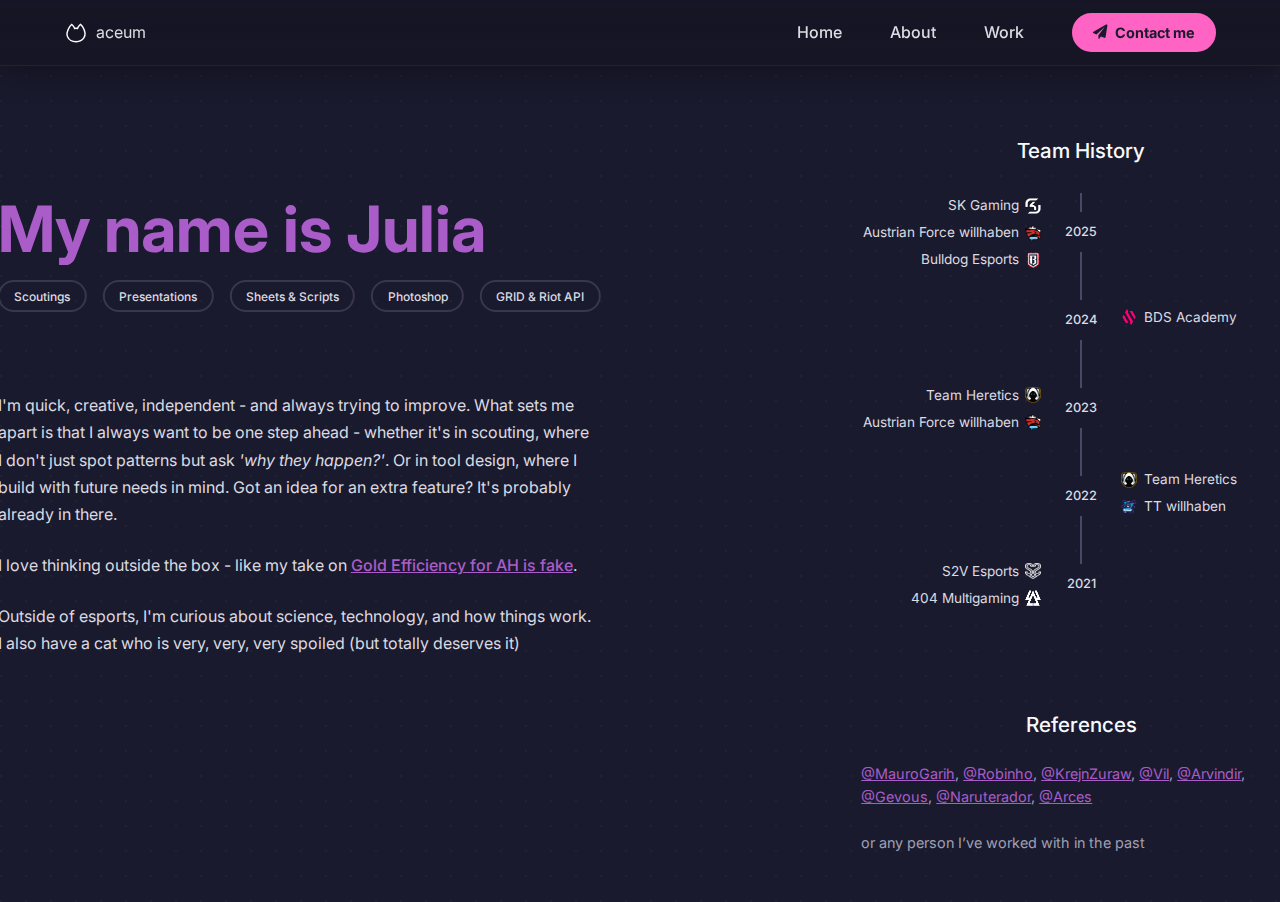
<file: about/index.html>
<!DOCTYPE html>
<html lang="en">
<head>
    <meta charset="UTF-8">
    <meta name="viewport" content="width=device-width, initial-scale=1.0">
    <title>aceum - About</title>
    <link rel="icon" type="image/png" href="/assets/images/julianooo.png">
    <link rel="stylesheet" href="/style.css">
    <link rel="stylesheet" href="https://cdnjs.cloudflare.com/ajax/libs/font-awesome/6.0.0-beta3/css/all.min.css">
</head>
<body>
    <header>
        <nav>
            <div class="logo">
                <img src="/assets/images/julianooo.svg" alt="Logo Juliano" width="24" height="24">
                <span>aceum</span>
            </div>

            <button class="mobile-nav-toggle" aria-controls="primary-navigation" aria-expanded="false">
                <span class="sr-only">Menu</span>
            </button>

            <ul id="primary-navigation" data-visible="false">
                <li><a href="/">Home</a></li>
                <li><a href="/about/">About</a></li>
                <li><a href="/work/">Work</a></li>
                <li>
                    <a href="/contact/" class="nav-contact-button">
                        <i class="fa-solid fa-paper-plane"></i><span>Contact me</span>
                    </a>
                </li>
            </ul>
        </nav>
    </header>

    <main class="about-main">
        <div class="about-container">
            <div class="about-left">
                <h1>My name is Julia </h1>
                <div class="tags">
                    <button>Scoutings</button>
                    <button>Presentations</button>
                    <button>Sheets & Scripts</button>
                    <button>Photoshop</button>
                    <button>GRID & Riot API</button>
                </div>
                <p>
                    I'm quick, creative, independent - and always trying to improve. What sets me apart is that I always want to be one step ahead - whether it's in scouting, where I don't just spot patterns but ask <i>'why they happen?'</i>. Or in tool design, where I build with future needs in mind. Got an idea for an extra feature? It's probably already in there.
                </p>
                <p>
                    I love thinking outside the box - like my take on <a href="https://docs.google.com/document/d/1VAVChw5J9Wz-kAhMqkENueAgN6PAV7G4vSHCsMUI8-k/edit?usp=sharing" title="link" target="_blank">Gold Efficiency for AH is fake</a>.
                </p>
                <p>
                    Outside of esports, I'm curious about science, technology, and how things work. I also have a cat who is very, very, very spoiled (but totally deserves it)
                </p>
            </div>

            <div class="about-right">
                <div class="team-history">
                    <h2>Team History</h2>
                    <ul>
                        <li data-year="2025" data-tooltip="My first year in the LEC - a bit of a reality check for me, but also a huge learning experience">
                           <div class="timeline-content">
                                <div class="team-block">
                                    <span class="team-name">SK Gaming<img src="/assets/images/logos/sk-gaming.png" alt="SK Gaming Logo" class="team-logo"></span>
                                </div>
                                <div class="team-block">
                                    <span class="team-name">Austrian Force willhaben<img src="/assets/images/logos/austrian-force-willhaben.png" alt="Austrian Force willhaben Logo" class="team-logo"></span>
                                </div>
                                <div class="team-block">
                                    <span class="team-name">Bulldog Esports<img src="/assets/images/logos/bulldog-esports.png" alt="Bulldog Esports Logo" class="team-logo"></span>
                                </div>
                           </div>
                        </li>
                         <li data-year="2024" data-tooltip="It was a bit scary to work with a new staff, but I loved it! Also, we completely stomped LFL & EUM">
                           <div class="timeline-content">
                                <div class="team-block">
                                    <span class="team-name">BDS Academy<img src="/assets/images/logos/team-bds.png" alt="BDS Academy Logo" class="team-logo"></span>
                                </div>
                           </div>
                        </li>
                        <li data-year="2023" data-tooltip="Another year with Gym Bros. Started my first experiments with data and really big spreadsheets">
                           <div class="timeline-content">
                                <div class="team-block">
                                    <span class="team-name">Team Heretics<img src="/assets/images/logos/team-heretics.png" alt="Team Heretics Logo" class="team-logo"></span>
                                </div>
                                <div class="team-block">
                                     <span class="team-name">Austrian Force willhaben<img src="/assets/images/logos/austrian-force-willhaben.png" alt="Austrian Force willhaben Logo" class="team-logo"></span>
                                </div>
                           </div>
                        </li>
                         <li data-year="2022" data-tooltip="Continued to work with Naru. Gym Bros arc began and we won my very first EU Masters">
                           <div class="timeline-content">
                                <div class="team-block">
                                    <span class="team-name">Team Heretics<img src="/assets/images/logos/team-heretics.png" alt="Team Heretics Logo" class="team-logo"></span>
                                </div>
                                <div class="team-block">
                                    <span class="team-name">TT willhaben<img src="/assets/images/logos/tt-willhaben.png" alt="TT willhaben Logo" class="team-logo"></span>
                                </div>
                           </div>
                        </li>
                        <li data-year="2021" data-tooltip="My journey began! Lots of ideas, but little of skills. Thankfully, Naru was really patient with me">
                           <div class="timeline-content">
                                <div class="team-block">
                                    <span class="team-name">S2V Esports<img src="/assets/images/logos/s2v-esports.png" alt="S2V Esports Logo" class="team-logo"></span>
                                </div>
                                <div class="team-block">
                                     <span class="team-name">404 Multigaming<img src="/assets/images/logos/404-multigaming.png" alt="404 Multigaming Logo" class="team-logo"></span>
                                </div>
                           </div>
                        </li>
                    </ul>
                </div>
                <div class="references">
                    <h2>References</h2>
                    <p>
                        <a href="https://x.com/maurogarih" target="_blank" rel="noopener noreferrer">@MauroGarih</a>,
                        <a href="https://x.com/_Robinho_LoL" target="_blank" rel="noopener noreferrer">@Robinho</a>,
                        <a href="https://x.com/KrejnZuraw" target="_blank" rel="noopener noreferrer">@KrejnZuraw</a>,
                        <a href="https://x.com/Vil_euw" target="_blank" rel="noopener noreferrer">@Vil</a>,
                        <a href="https://x.com/Arvindir_lol" target="_blank" rel="noopener noreferrer">@Arvindir</a>,
                        <a href="https://x.com/GevousLoL" target="_blank" rel="noopener noreferrer">@Gevous</a>,
                        <a href="https://x.com/Naruterador" target="_blank" rel="noopener noreferrer">@Naruterador</a>,
                        <a href="https://x.com/arceslol" target="_blank" rel="noopener noreferrer">@Arces</a>
                        <br><br>or any person I’ve worked with in the past
                    </p>
                </div>
            </div>
        </div>
    </main>
    <script src="/script.js"></script>
</body>
</html>
</file>
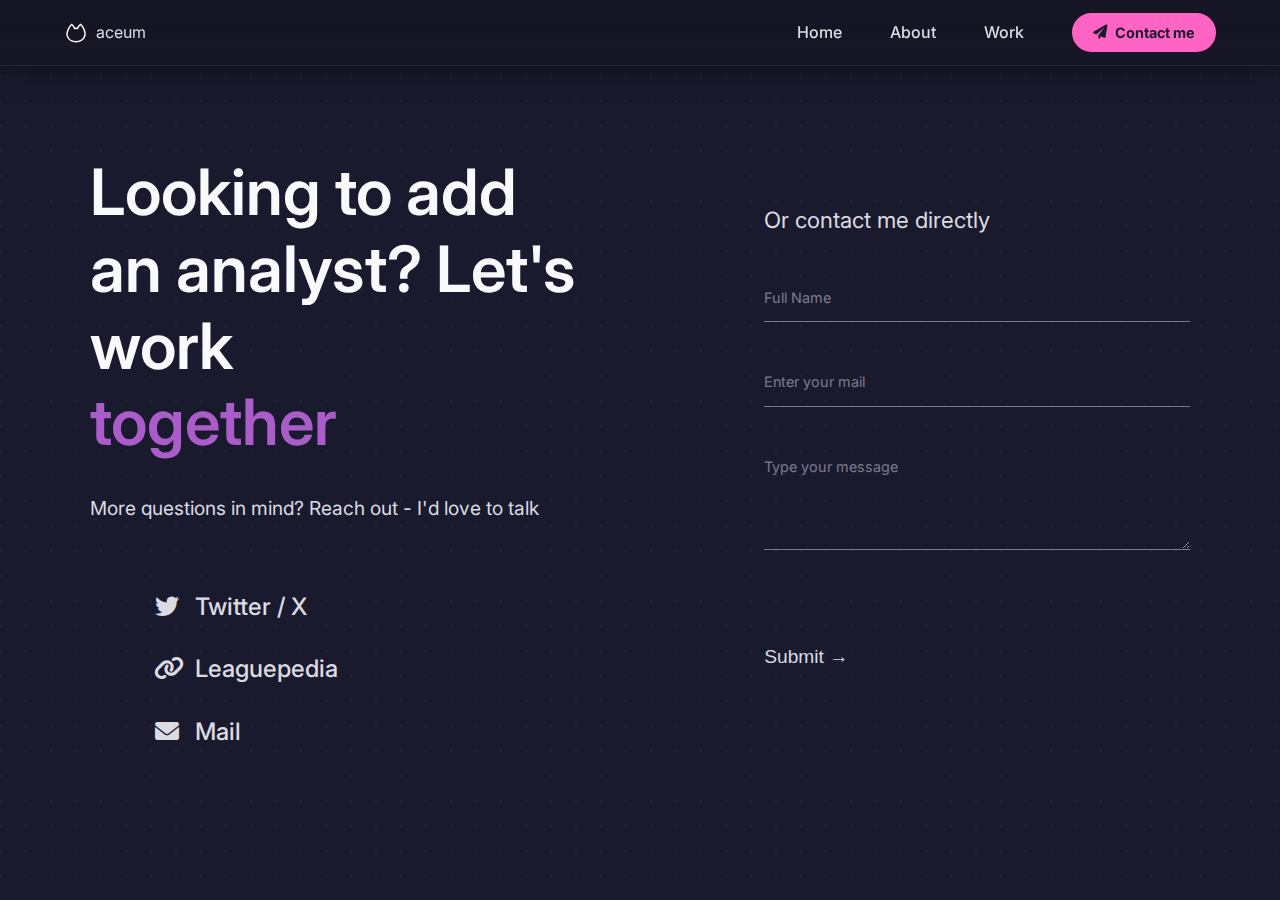
<file: contact/index.html>
<!DOCTYPE html>
<html lang="en">
<head>
    <meta charset="UTF-8">
    <meta name="viewport" content="width=device-width, initial-scale=1.0">
    <title>Contact Julia</title>
    <link rel="stylesheet" href="/style.css">
    <link rel="stylesheet" href="https://cdnjs.cloudflare.com/ajax/libs/font-awesome/6.0.0-beta3/css/all.min.css">
    <script src="https://www.google.com/recaptcha/api.js" async defer></script>
</head>
<body>
    <header>
        <nav>
            <div class="logo">
                <img src="/assets/images/julianooo.svg" alt="Logo Juliano" width="24" height="24">
                <a href="https://github.com/aceumlol" target="_blank">aceum</a>
            </div>

            <button class="mobile-nav-toggle" aria-controls="primary-navigation" aria-expanded="false">
                <span class="sr-only">Menu</span>
            </button>

            <ul id="primary-navigation" data-visible="false">
                <li><a href="/">Home</a></li>
                <li><a href="/about/">About</a></li>
                <li><a href="/work/">Work</a></li>
                <li>
                    <a href="/contact/" class="nav-contact-button">
                        <i class="fa-solid fa-paper-plane"></i><span>Contact me</span>
                    </a>
                </li>
            </ul>
        </nav>
    </header>

    <main class="contact-main">
        <div class="contact-container">
            <div class="contact-left">
                <h1>Looking to add an analyst? Let's work <br><span class="highlight">together</span></h1>
                <p>More questions in mind? Reach out - I'd love to talk</p>
                <div class="social-links">
                    <a href="https://x.com/aceum_" target="_blank">
                        <i class="fab fa-twitter"></i> Twitter / X
                    </a>
                    <a href="https://lol.fandom.com/wiki/Self:Aceum" target="_blank">
                        <i class="fas fa-link"></i> Leaguepedia
                    </a>
                    <a href="mailto:julia.aceum@gmail.com">
                        <i class="fas fa-envelope"></i> Mail
                    </a>
                </div>
            </div>
            <div class="contact-right">
                <p class="direct-contact-text">Or contact me directly</p>
                <form action="https://formspree.io/f/mrbkqygd" method="POST">
                    <div class="form-group">
                        <input type="text" id="full-name" name="name" required placeholder=" ">
                        <label for="full-name">Full Name</label>
                    </div>
                    <div class="form-group">
                        <input type="email" id="email" name="email" required placeholder=" ">
                        <label for="email">Enter your mail</label>
                    </div>
                    <div class="form-group">
                        <textarea id="message" name="message" rows="4" required placeholder=" "></textarea>
                        <label for="message">Type your message</label>
                    </div>
                    <div class="form-group">
                        <div class="g-recaptcha" data-sitekey="6LfiwrsrAAAAAL-avrHYSc5EOhrLrG9Tr27W3UIa"></div>
                    </div>
                    <button type="submit" class="submit-btn">Submit &rarr;</button>
                </form>
            </div>
        </div>
    </main> 
    <script src="/script.js"></script>
</body>
</html>
</file>
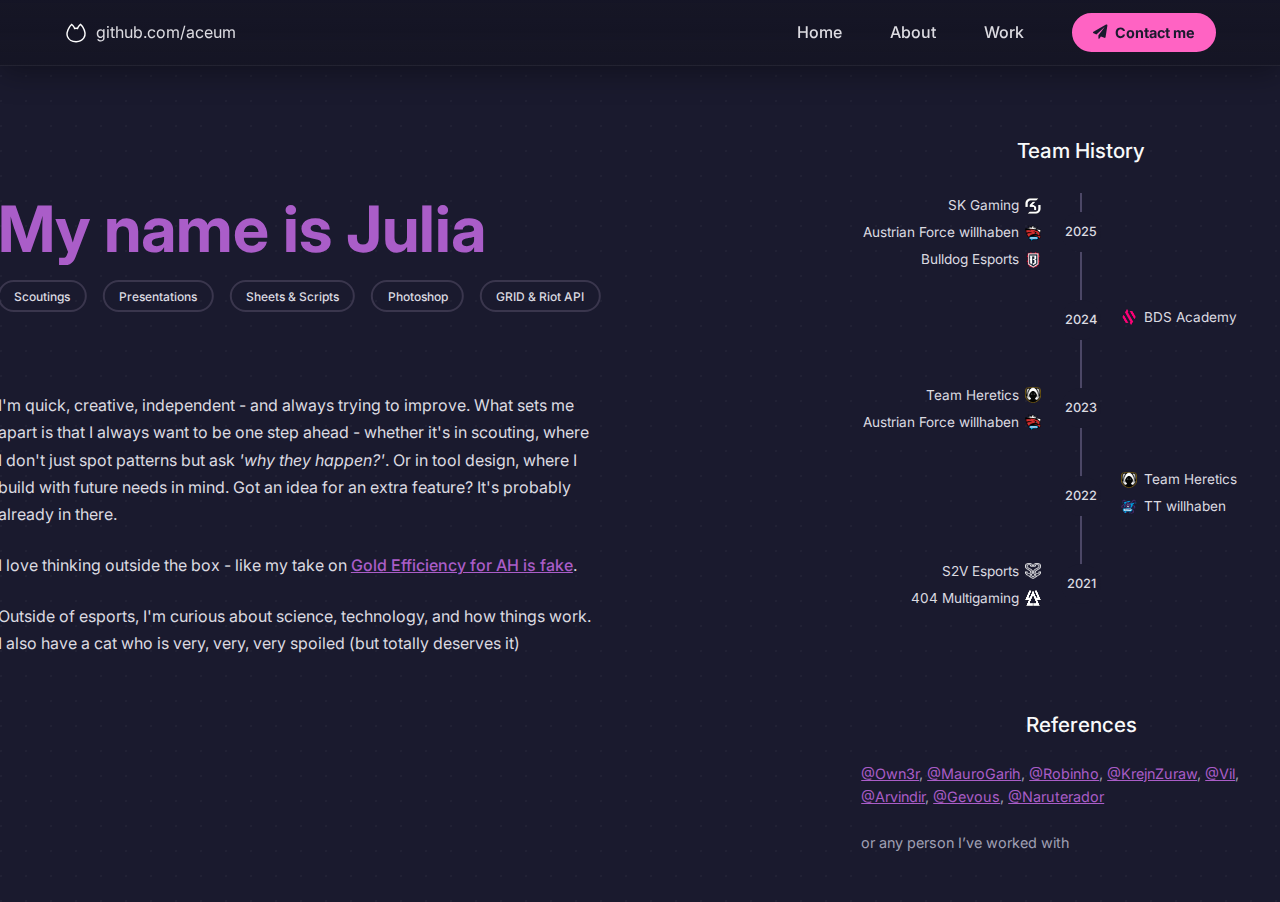
<file: about.html>
<!DOCTYPE html>
<html lang="en">
<head>
    <meta charset="UTF-8">
    <meta name="viewport" content="width=device-width, initial-scale=1.0">
    <title>About Julia</title>
    <link rel="stylesheet" href="style.css">
    <link rel="stylesheet" href="https://cdnjs.cloudflare.com/ajax/libs/font-awesome/6.0.0-beta3/css/all.min.css">
</head>
<body>
    <header>
        <nav>
            <div class="logo">
                <img src="assets/images/julianooo.svg" alt="Logo Juliano" width="24" height="24">
                <a href="https://github.com/aceum" target="_blank">github.com/aceum</a>
            </div>

            <button class="mobile-nav-toggle" aria-controls="primary-navigation" aria-expanded="false">
                <span class="sr-only">Menu</span>
            </button>

            <ul id="primary-navigation" data-visible="false">
                <li><a href="index.html">Home</a></li>
                <li><a href="about.html">About</a></li>
                <li><a href="work.html">Work</a></li>
                <li>
                    <a href="contact.html" class="nav-contact-button">
                        <i class="fa-solid fa-paper-plane"></i><span>Contact me</span>
                    </a>
                </li>
            </ul>
        </nav>
    </header>

    <main class="about-main">
        <div class="about-container">
            <div class="about-left">
                <h1>My name is Julia </h1>
                <div class="tags">
                    <button>Scoutings</button>
                    <button>Presentations</button>
                    <button>Sheets & Scripts</button>
                    <button>Photoshop</button>
                    <button>GRID & Riot API</button>
                </div>
                <p>
                    I'm quick, creative, independent - and always trying to improve. What sets me apart is that I always want to be one step ahead - whether it's in scouting, where I don't just spot patterns but ask <i>'why they happen?'</i>. Or in tool design, where I build with future needs in mind. Got an idea for an extra feature? It's probably already in there.
                </p>
                <p>
                    I love thinking outside the box - like my take on <a href="#" title="This link is for demonstration">Gold Efficiency for AH is fake</a>.
                </p>
                <p>
                    Outside of esports, I'm curious about science, technology, and how things work. I also have a cat who is very, very, very spoiled (but totally deserves it)
                </p>
            </div>

            <div class="about-right">
                <div class="team-history">
                    <h2>Team History</h2>
                    <ul>
                        <li data-year="2025" data-tooltip="My first year in the LEC - a bit of a reality check for me, but also a huge learning experience">
                           <div class="timeline-content">
                                <div class="team-block">
                                    <span class="team-name">SK Gaming<img src="assets/images/logos/sk-gaming.png" alt="SK Gaming Logo" class="team-logo"></span>
                                </div>
                                <div class="team-block">
                                    <span class="team-name">Austrian Force willhaben<img src="assets/images/logos/austrian-force-willhaben.png" alt="Austrian Force willhaben Logo" class="team-logo"></span>
                                </div>
                                <div class="team-block">
                                    <span class="team-name">Bulldog Esports<img src="assets/images/logos/bulldog-esports.png" alt="Bulldog Esports Logo" class="team-logo"></span>
                                </div>
                           </div>
                        </li>
                         <li data-year="2024" data-tooltip="It was a bit scary to work with a new staff, but I loved it! Also, we completely stomped LFL & EUM">
                           <div class="timeline-content">
                                <div class="team-block">
                                    <span class="team-name">BDS Academy<img src="assets/images/logos/team-bds.png" alt="BDS Academy Logo" class="team-logo"></span>
                                </div>
                           </div>
                        </li>
                        <li data-year="2023" data-tooltip="Another year with Gym Bros. Started my first experiments with data and really big spreadsheets">
                           <div class="timeline-content">
                                <div class="team-block">
                                    <span class="team-name">Team Heretics<img src="assets/images/logos/team-heretics.png" alt="Team Heretics Logo" class="team-logo"></span>
                                </div>
                                <div class="team-block">
                                     <span class="team-name">Austrian Force willhaben<img src="assets/images/logos/austrian-force-willhaben.png" alt="Austrian Force willhaben Logo" class="team-logo"></span>
                                </div>
                           </div>
                        </li>
                         <li data-year="2022" data-tooltip="Continued to work with Naru. Gym Bros arc began and we won my very first EU Masters">
                           <div class="timeline-content">
                                <div class="team-block">
                                    <span class="team-name">Team Heretics<img src="assets/images/logos/team-heretics.png" alt="Team Heretics Logo" class="team-logo"></span>
                                </div>
                                <div class="team-block">
                                    <span class="team-name">TT willhaben<img src="assets/images/logos/tt-willhaben.png" alt="TT willhaben Logo" class="team-logo"></span>
                                </div>
                           </div>
                        </li>
                        <li data-year="2021" data-tooltip="My journey began! Lots of ideas, but little of skills. Thankfully, Naru was really patient with me">
                           <div class="timeline-content">
                                <div class="team-block">
                                    <span class="team-name">S2V Esports<img src="assets/images/logos/s2v-esports.png" alt="S2V Esports Logo" class="team-logo"></span>
                                </div>
                                <div class="team-block">
                                     <span class="team-name">404 Multigaming<img src="assets/images/logos/404-multigaming.png" alt="404 Multigaming Logo" class="team-logo"></span>
                                </div>
                           </div>
                        </li>
                    </ul>
                </div>
                <div class="references">
                    <h2>References</h2>
                    <p>
                        <a href="https://x.com/OwN3RLoL" target="_blank" rel="noopener noreferrer">@Own3r</a>,
                        <a href="https://x.com/maurogarih" target="_blank" rel="noopener noreferrer">@MauroGarih</a>,
                        <a href="https://x.com/_Robinho_LoL" target="_blank" rel="noopener noreferrer">@Robinho</a>,
                        <a href="https://x.com/KrejnZuraw" target="_blank" rel="noopener noreferrer">@KrejnZuraw</a>,
                        <a href="https://x.com/Vil_euw" target="_blank" rel="noopener noreferrer">@Vil</a>,
                        <a href="https://x.com/Arvindir_lol" target="_blank" rel="noopener noreferrer">@Arvindir</a>,
                        <a href="https://x.com/GevousLoL" target="_blank" rel="noopener noreferrer">@Gevous</a>,
                        <a href="https://x.com/Naruterador" target="_blank" rel="noopener noreferrer">@Naruterador</a><br><br>or any person I’ve worked with
                    </p>
                </div>
            </div>
        </div>
    </main>
    <script src="script.js"></script>
</body>
</html>
</file>
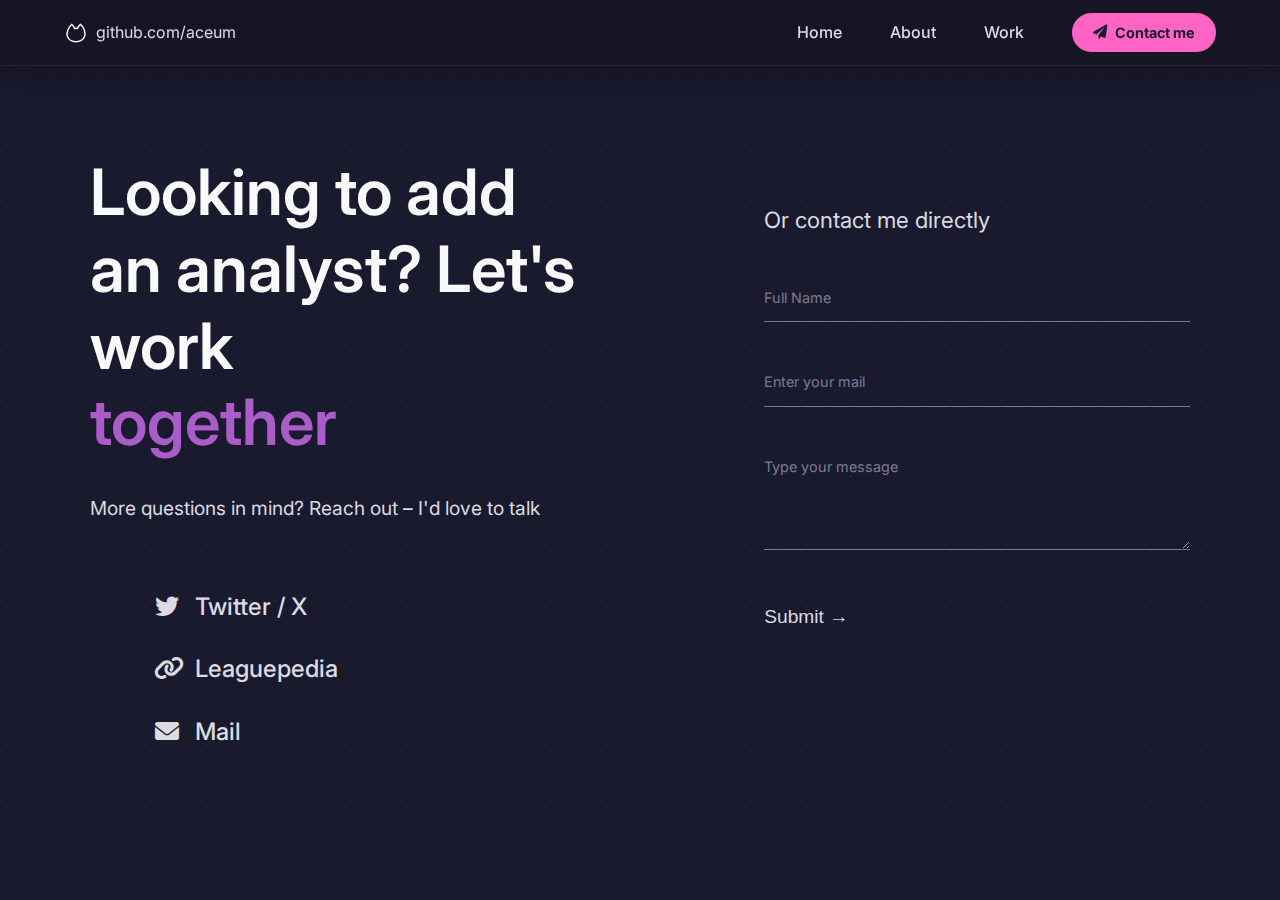
<file: contact.html>
<!DOCTYPE html>
<html lang="en">
<head>
    <meta charset="UTF-8">
    <meta name="viewport" content="width=device-width, initial-scale=1.0">
    <title>Contact Julia</title>
    <link rel="stylesheet" href="style.css">
    <link rel="stylesheet" href="https://cdnjs.cloudflare.com/ajax/libs/font-awesome/6.0.0-beta3/css/all.min.css">
</head>
<body>
    <header>
        <nav>
            <div class="logo">
                <img src="assets/images/julianooo.svg" alt="Logo Juliano" width="24" height="24">
                <a href="https://github.com/aceum" target="_blank">github.com/aceum</a>
            </div>

            <button class="mobile-nav-toggle" aria-controls="primary-navigation" aria-expanded="false">
                <span class="sr-only">Menu</span>
            </button>

            <ul id="primary-navigation" data-visible="false">
                <li><a href="index.html">Home</a></li>
                <li><a href="about.html">About</a></li>
                <li><a href="work.html">Work</a></li>
                <li>
                    <a href="contact.html" class="nav-contact-button">
                        <i class="fa-solid fa-paper-plane"></i><span>Contact me</span>
                    </a>
                </li>
            </ul>
        </nav>
    </header>

    <main class="contact-main">
        <div class="contact-container">
            <div class="contact-left">
                <h1>Looking to add an analyst? Let's work <br><span class="highlight">together</span></h1>
                <p>More questions in mind? Reach out – I'd love to talk</p>
                <div class="social-links">
                    <a href="https://x.com/aceum_" target="_blank">
                        <i class="fab fa-twitter"></i> Twitter / X
                    </a>
                    <a href="https://lol.fandom.com/wiki/Self:Aceum" target="_blank">
                        <i class="fas fa-link"></i> Leaguepedia
                    </a>
                    <a href="mailto:julia.aceum@gmail.com">
                        <i class="fas fa-envelope"></i> Mail
                    </a>
                </div>
            </div>
            <div class="contact-right">
                <p class="direct-contact-text">Or contact me directly</p>
                <form action="https://formspree.io/f/mrbkqygd" method="POST">
                    <div class="form-group">
                        <input type="text" id="full-name" name="name" required placeholder=" ">
                        <label for="full-name">Full Name</label>
                    </div>
                    <div class="form-group">
                        <input type="email" id="email" name="email" required placeholder=" ">
                        <label for="email">Enter your mail</label>
                    </div>
                    <div class="form-group">
                        <textarea id="message" name="message" rows="4" required placeholder=" "></textarea>
                        <label for="message">Type your message</label>
                    </div>
                    <button type="submit" class="submit-btn">Submit &rarr;</button>
                </form>
            </div>
        </div>
    </main>
    <script src="script.js"></script>
</body>
</html>
</file>
<file: style.css>
@import url('https://fonts.googleapis.com/css2?family=Inter:wght@400;500;700;900&display=swap');


@keyframes drift-animation {
    0% {
        transform: translate(-50%, -50%) rotate(35deg);
    }
    50% {
        transform: translate(-50%, -65%) rotate(35deg);
    }
    100% {
        transform: translate(-50%, -50%) rotate(35deg);
    }
}


.logo {
    display: flex;
    align-items: center;
    gap: 8px;
}

.logo img {
    width: 24px;
    height: 24px;
     margin-top: 2px
}



:root {
    --background-color: #1a1a2e;
    --header-bg-color: rgba(16, 16, 27, 0.45);
    --header-height: 66px;
    --text-color: #dcdbe1;
    --highlight-color: #aa5dc8;
    --button-bg: #3a364d;
    --button-hover-bg: #4c4766;
    --main-heading-color: #f8f9fa;
    --slidein-purple: #aa5dc8;
    --contact-grey: #7d7a8e;
    --accent-color-pop: #ff63c3;
}

* {
    margin: 0;
    padding: 0;
    box-sizing: border-box;
}

body {
    background-color: var(--background-color);
    color: var(--text-color);
    font-family: 'Inter', sans-serif;
    line-height: 1.6;
    overflow-y: scroll;
    background-image: radial-gradient(circle at 1px 1px, rgba(220, 219, 225, 0.04) 1px, transparent 0);
    background-size: 25px 25px;
}

header {
    height: var(--header-height);
    background: linear-gradient(180deg, rgba(22,22,37,0.45), rgba(22,22,37,0.30));
    background-color: var(--header-bg-color);
    backdrop-filter: blur(10px);
    -webkit-backdrop-filter: blur(10px);
    border-bottom: 1px solid rgba(255, 255, 255, 0.06);
    position: fixed;
    top: 0;
    left: 0;
    right: 0;
    z-index: 9999;
    display: flex;
    align-items: center;
    padding: 0 5%;
    box-shadow: 0 6px 30px rgba(0,0,0,0.35);
}

main {
    display: flex;
    justify-content: center;
    align-items: center;
    min-height: 75vh;
    padding: calc(var(--header-height) + 6rem) 5% 2rem;
}


nav {
    display: flex;
    justify-content: space-between;
    align-items: center;
    width: 100%;
    max-width: 1900px;
    margin: 0 auto;
    margin-top: 0;
}

nav .logo a {
    color: var(--heading-color);
    text-decoration: none;
    transition: color 0.3s;
    font-size: 1rem;
}

nav .logo a:hover {
    color: var(--highlight-color);
}

nav ul {
    list-style: none;
    display: flex;
    align-items: center;
    gap: 3rem; 
}


nav ul li a:not(.nav-contact-button) {
    color: var(--text-color);
    text-decoration: none;
    font-weight: 500;
    transition: color 0.3s;
    font-size: 1rem;
    position: relative;
    padding-bottom: 8px;
}

nav ul li a:not(.nav-contact-button)::after {
    content: '';
    position: absolute;
    bottom: 0;
    left: 0;
    width: 100%;
    height: 2px;
    background-color: var(--highlight-color);
    transform: scaleX(0);
    transform-origin: bottom right;
    transition: transform 0.3s ease-out;
}

nav ul li a:not(.nav-contact-button):hover {
    color: var(--highlight-color);
}

nav ul li a:not(.nav-contact-button):hover::after {
    transform: scaleX(1);
    transform-origin: bottom left;
}

.nav-contact-button {
    padding: 0.4rem 1.2rem;
    border-radius: 30px;
    text-decoration: none;
    display: inline-flex;
    align-items: center;
    gap: 8px;
    cursor: pointer;
    font-size: 0.9rem;
    transition: all 0.3s ease;
    background-color: var(--accent-color-pop);
    color: var(--background-color) !important;
    border: 2px solid var(--accent-color-pop);
    font-weight: 700;
    white-space: nowrap;
}

.nav-contact-button:hover {
    background-color: #ff85d1;
    border-color: #ff85d1;
    color: var(--background-color) !important;
}

.nav-contact-button i {
    font-size: 0.9rem;
}

.hello-container {
    display: flex;
    justify-content: space-between;
    align-items: center;
    width: 100%;
    max-width: 1100px;
    gap: 4rem;
    margin-left: -30px
}

.hello-text {
    max-width: 720px;
    margin-left: 10px; 
}

.hello-text h1 {
    font-size: 4.5rem;
    font-weight: 700;
    color: var(--main-heading-color);
    margin-bottom: -1.5rem;
}

.hello-text h1 span {
    font-weight: 400;
}

.animation-container {
    font-size: 4.5rem;
    font-weight: 400;
    color: #aa5dc8;
    height: 7rem;
    position: relative;
    margin: -0.5rem 0 2.5rem 0;
    padding-left: 2.5rem;
    text-indent: 0;
    display: flex;
    align-items: center;
    white-space: nowrap;
}

.hello-text p {
    font-size: 1.2rem;
    margin-bottom: 1.2rem;
    color: var(--text-color);
    line-height: 1.4;
}

.hello-text p.multiline {
    margin-bottom: 0.5rem;
    line-height: 1.5;
}

.no-bottom-margin {
    margin-bottom: 0 !important;
}

.rainbow-text {
    font-weight: 500;
    background: linear-gradient(90deg, 
        #9e84d0, #f296b8, #a0cdf4, #759ddf, #7c6eca);
    -webkit-background-clip: text;
    background-clip: text;
    color: transparent;
    background-size: 300% 100%;
    animation: rainbow-scroll 7s linear infinite;
}

@keyframes rainbow-scroll {
    to {
        background-position: -300% 0;
    }
}

.quote-text {
    font-style: italic;
}

.hello-buttons {
    margin-top: 3.5rem;
    display: flex;
    gap: 1rem;
    padding-left: 2.5rem;
}

.hello-buttons .contact-button, .hello-buttons .work-button {
    padding: 0.7rem 1.5rem;
    border-radius: 30px;
    text-decoration: none;
    display: inline-block;
    cursor: pointer;
    font-size: 0.95rem;
    font-weight: 500;
    transition: all 0.3s ease;
}

.hello-buttons .contact-button {
    background-color: var(--accent-color-pop);
    color: var(--background-color);
    border: 2px solid var(--accent-color-pop);
    font-weight: 700;
    position: relative;
    overflow: hidden;
    width: 175px;
    height: 48px;
    padding: 0;
}

.hello-buttons .contact-button:hover {
    background-color: #ff85d1;
    border-color: #ff85d1;
}

.hello-buttons .contact-button i,
.hello-buttons .contact-button span {
    position: absolute;
    top: 50%;
    transform: translateY(-50%);
    transition: all 0.5s ease-in-out; 
}

.hello-buttons .contact-button i {
    left: 28px; 
}

.hello-buttons .contact-button span {
    left: 54px;
    white-space: nowrap;
}

.hello-buttons .contact-button:hover i {
    left: 50%;
    animation: drift-animation 1.1s infinite ease-in-out;
}

.hello-buttons .contact-button:hover span {
    left: 150%;
    opacity: 0;
}

.hello-buttons .work-button {
    background-color: transparent;
    color: var(--text-color);
    border: 2px solid var(--button-bg);
    width: 175px;
    height: 48px;
    display: inline-flex;
    justify-content: center;
    align-items: center;
    padding: 0;
    position: relative; 
}

.hello-buttons .work-button:hover {
    background-color: var(--button-bg);
}

.hello-buttons .work-button i,
.hello-buttons .work-button span {
    position: relative;
    top: auto;
    transform: none;
    transition: none; 
    white-space: nowrap;
}

.hello-buttons .work-button i {
    margin-right: 8px;
}

.hello-image {
    width: 280px;
    height: 370px;
    transform: translateX(30px);
}

.picture-placeholder {
    width: 100%;
    height: 100%;
    background-color: #b8b7bf;
    display: flex;
    justify-content: center;
    align-items: center;
    text-align: center;
    color: #6a667d;
    font-weight: 500;
    border-radius: 8px;
}


/*
========================================
About Page Styles
========================================
*/

.about-main {
    display: flex;
    justify-content: center;
    align-items: flex-start;
    min-height: 80vh;
    padding: 3rem 5%;
    padding-top: calc(var(--header-height) + 3rem);
}

.about-container {
    display: flex;
    justify-content: space-between;
    width: 100%;
    max-width: 1100px;
    gap: 5rem;
    margin-left: 20px
}

.about-left {
    flex-basis: 80%;
    padding-top: 4rem;
    padding-right: 1rem;
    transform: translateX(-15%);
}

.about-right {
    flex-basis: 40%;
    margin-top: 20px
}

.about-left h1 {
    font-size: 4rem;
    font-weight: 700;
    color: #aa5dc8;
}

.about-left .tags {
    display: flex;
    flex-wrap: wrap;
    gap: 1rem;
    margin-bottom: 5rem;
}

.about-left .tags button {
    background-color: transparent;
    color: var(--text-color);
    border: 2px solid var(--button-bg);
    padding: 0.4rem 0.9rem;
    border-radius: 30px;
    font-size: 0.75rem;
    font-weight: 500;
    font-family: 'Inter', sans-serif;
    cursor: pointer;
    transition: all 0.3s ease;
}

.about-left .tags button:hover {
    background-color: var(--button-bg);
    border-color: var(--button-bg);
}
.about-left p {
    font-size: 1rem;
    margin-bottom: 1.5rem;
    line-height: 1.7;
    color: var(--text-color);
    max-width: 90%;
}

.about-left p a {
    color: var(--highlight-color);
    text-decoration: underline;
    font-weight: 500;
    transition: color 0.2s;
}

.about-left p a:hover {
    color: var(--text-color);
}

.about-right h2 {
    color: var(--main-heading-color);
    font-weight: 500;
    font-size: 1.3rem;
    margin-bottom: 1.3rem;
    position: relative;
    border-bottom: none;
    text-align: center; 
    left: 15%;
}

.team-history h2 {
    margin-bottom: 1.3rem;
}

.team-history ul {
    list-style: none;
    position: relative;
    padding: 0;
    margin: 0;
}

.team-history ul::before {
    content: '';
    position: absolute;
    top: 5px;
    left: 65%;
    transform: translateX(-50%);
    width: 2px;
    height: 90%;
    background-color: var(--button-hover-bg); 
}

.team-history li {
    position: relative;
    display: flex;
    align-items: center;
    height: 5.5rem;
    margin-bottom: 0;
}

.team-history li:last-child {
    margin-bottom: 0;
}

.team-history li::after {
    content: attr(data-year);
    position: absolute;
    top: 50%;
    left: 65%;
    transform: translate(-50%, -50%);
    display: flex;
    align-items: center;
    justify-content: center;
    width: 40px;
    height: 40px;
    background-color: var(--background-color);
    border-radius: 50%;
    color: var(--text-color);
    font-size: 0.8rem;
    font-weight: 500;
    z-index: 2;
    transition: all 0.3s ease-out;
}

.team-history li:hover::after {
    border-color: var(--highlight-color);
    box-shadow: 0 0 15px 3px rgba(170, 93, 200, 0.4);
}

.team-history li::before {
    content: attr(data-tooltip);
    position: absolute;
    top: 50%;
    opacity: 0;
    pointer-events: none;
    transform: translateY(-50%) translateY(10px) scale(0.95);
    transition: opacity 0.4s ease, transform 0.4s cubic-bezier(0.25, 1, 0.5, 1);
    background: linear-gradient(135deg, rgba(45, 43, 68, 0.15), rgba(30, 28, 45, 0.25));
    backdrop-filter: blur(10px);
    -webkit-backdrop-filter: blur(10px);
    border: 1px solid rgba(255, 255, 255, 0.1);
    box-shadow: inset 0 1px 1px 0 rgba(255, 255, 255, 0.08), 0 8px 32px rgba(0, 0, 0, 0.3);
    color: var(--text-color);
    font-size: 0.85rem;
    line-height: 1.5;
    padding: 0.9rem 1.1rem;
    width: 220px;
    border-radius: 10px;
    text-align: left;
    z-index: 10;
}

.team-history li:hover::after {
    border-color: var(--highlight-color);
    box-shadow: 0 0 15px 3px rgba(170, 93, 200, 0.4);
    transform: translate(-50%, -50%) scale(1.1);
}

.team-history li:hover::before {
    opacity: 1;
    transform: translateY(-50%) translateY(0) scale(1);
}

.team-history li:nth-child(odd)::before {
    left: 75%;
}
.team-history li:nth-child(even)::before {
    right: 45%;
}

.timeline-content {
    display: flex;
    flex-direction: column;
    justify-content: center;
}

.team-history li:nth-child(odd) .timeline-content {
    width: 65%;
    padding-right: 40px;
    text-align: right;
}

.team-history li:nth-child(even) .timeline-content {
    width: 35%;
    margin-left: 65%;
    padding-left: 40px;
    text-align: left;
}

.team-block:not(:last-child) {
    margin-bottom: 0.1rem;
}

.team-name {
    font-size: 0.85rem;
    font-weight: 400 !important;
    line-height: 1.4;
    white-space: nowrap;
    color: var(--text-color);
    display: inline-flex;
    align-items: center;
    gap: 0.5em;
}

.team-logo {
    width: 16px;
    height: 16px;
}

.team-history li:nth-child(even) .timeline-content .team-name {
    flex-direction: row-reverse;
}


.references {
    margin-top: 5rem;
    display: flex;
    flex-direction: column;
    align-items: center;

}

.references p {
    color: #a0a0b4;
    line-height: 1.6;
    font-size: 0.9rem;
    position: relative;
    left: 10%;
    width: 120%;
}

.references p a {
    color: var(--highlight-color);
    text-decoration: underline;
    transition: color 0.2s;
}

.references p a:hover {
    color: var(--text-color);
}


/*
========================================
Contact Page Styles
========================================
*/

.contact-main {
    display: flex;
    justify-content: center;
    align-items: center;
    min-height: 80vh;
    padding: 4rem 5%;
    padding-top: calc(var(--header-height) + 3.5rem);
}

.contact-container {
    display: flex;
    justify-content: space-between;
    align-items: flex-start;
    width: 100%;
    max-width: 1100px;
    gap: 6rem;
}

.contact-left {
    flex-basis: 50%;
    margin-top: 2rem;
}

.contact-left h1 {
    font-size: 4rem;
    font-weight: 600;
    line-height: 1.2;
    margin-bottom: 2rem;
    color: var(--main-heading-color);
    max-width: 100%;
}

.contact-left h1 .highlight {
    color: var(--highlight-color);
}

.contact-left > p {
    font-size: 1.2rem;
    color: var(--text-color);
    margin-bottom: 4rem;
}

.social-links a {
    display: block;
    color: var(--text-color);
    text-decoration: none;
    font-size: 1.5rem;
    font-weight: 500;
    margin-bottom: 1.5rem;
    padding-left: 4rem;
    transition: color 0.3s;
}

.social-links a:hover {
    color: var(--highlight-color);
}

.social-links a i {
    margin-right: 0.6rem;
    width: 25px;
    text-align: center;
}

.contact-right {
    flex-basis: 50%;
    padding-left: 5rem;
    padding-top: 5rem;
}

.direct-contact-text {
    font-size: 1.4rem;
    font-weight: 400;
    color: var(--text-color);
    margin-bottom: 2.5rem;
}

.contact-right form {
    display: flex;
    flex-direction: column;
}

.form-group {
    position: relative;
    margin-bottom: 2.5rem;
    padding-left: 0rem;
}

.form-group input,
.form-group textarea {
    width: 100%;
    background: transparent;
    border: none;
    border-bottom: 1px solid var(--contact-grey);
    color: var(--text-color);
    font-size: 1.1rem;
    padding: 0.7rem 0;
}

.form-group input:focus,
.form-group textarea:focus {
    outline: none;
    border-bottom-color: var(--highlight-color);
}

.form-group label {
    position: absolute;
    top: 0.5rem;
    left: 0;
    color: #7d7a8e;
    font-size: 0.9rem;
    pointer-events: none;
    transition: all 0.4s ease;
}

.form-group input:focus + label,
.form-group input:not(:placeholder-shown) + label,
.form-group textarea:focus + label,
.form-group textarea:not(:placeholder-shown) + label {
    top: -1.5rem;
    font-size: .9rem;
    color: var(--highlight-color);
}
.form-group textarea {
    resize: vertical;
    min-height: 50px;
}

.submit-btn {
    background: transparent;
    border: none;
    color: var(--text-color);
    font-size: 1.2rem;
    font-weight: 400;
    cursor: pointer;
    align-self: flex-start;
    transition: color 0.3s;
    padding-top: 0.5rem;
}

.submit-btn:hover {
    color: var(--highlight-color);
}

.typed-cursor {
    opacity: 1;
    animation: blink 0.7s infinite;
}

@keyframes blink {
    0% { opacity: 1; }
    50% { opacity: 0; }
    100% { opacity: 1; }
}


/*
========================================
Work Page Styles
========================================
*/

.work-main {
    padding: calc(var(--header-height) + 4rem) 5% 4rem;
    align-items: flex-start;
}

.work-container {
    max-width: 1200px;
    margin: 0 auto;
    text-align: center;
}

.work-title {
    font-size: 4rem;
    font-weight: 700;
    color: var(--main-heading-color);
    margin-bottom: 3rem;
}

.work-filters {
    margin-bottom: 3rem;
    display: flex;
    justify-content: center;
    gap: 1rem;
    flex-wrap: wrap;
}

.filter-btn {
    background-color: transparent;
    color: var(--text-color);
    border: 2px solid var(--button-bg);
    padding: 0.5rem 1.5rem;
    border-radius: 30px;
    font-size: 0.9rem;
    font-weight: 500;
    font-family: 'Inter', sans-serif;
    cursor: pointer;
    transition: all 0.3s ease;
}

.filter-btn:hover,
.filter-btn.active {
    background-color: var(--highlight-color);
    border-color: var(--highlight-color);
    color: var(--main-heading-color);
}

.work-grid {
    display: grid;
    grid-template-columns: repeat(3, 1fr);
    gap: 2.5rem;
    min-height: 250px;
}

.work-item {
    position: relative;
    overflow: hidden;
    border-radius: 8px;
    background-color: var(--button-bg);
    transition: transform 0.4s ease, box-shadow 0.4s ease;
    height: 215px;
}

.work-item.hide {
    display: none;
}

.work-item img {
    width: 100%;
    height: 100%;
    object-fit: cover;
    transition: transform 0.4s ease, opacity 0.4s ease;
    filter: blur(0.6px);

}

.work-item .overlay {
    position: absolute;
    top: 0;
    left: 0;
    width: 100%;
    height: 100%;
    background: linear-gradient(to top, rgba(26, 26, 46, 0.95), rgba(26, 26, 46, 0.2));
    display: flex;
    flex-direction: column;
    justify-content: flex-end;
    align-items: center;
    text-align: center;
    padding: 1.5rem;
    opacity: 0;
    transition: opacity 0.4s ease;
}

.work-item:hover {
    transform: translateY(-10px);
    box-shadow: 0 10px 30px rgba(0,0,0,0.5);
}

.work-item:hover .overlay {
    opacity: 1;
}

.work-item:hover img {
    transform: scale(1.05);
    filter: blur(2px);
}

.overlay h3 {
    color: var(--main-heading-color);
    font-weight: 700;
    margin-bottom: 1rem;
    transform: translateY(20px);
    transition: transform 0.4s ease 0.1s;
}

.overlay .preview-btn {
    background-color: var(--accent-color-pop);
    color: var(--background-color);
    padding: 0.6rem 1.8rem;
    border-radius: 30px;
    text-decoration: none;
    font-weight: 700;
    font-size: 0.9rem;
    transform: translateY(20px);
    transition: transform 0.4s ease 0.2s, background-color 0.3s ease;
}

.work-item:hover .overlay h3,
.work-item:hover .overlay .preview-btn {
    transform: translateY(0);
}

.overlay .preview-btn:hover {
    background-color: #ff85d1;
}


/* Modal Styles */
.modal {
    display: none; 
    position: fixed;
    z-index: 10000;
    left: 0;
    top: 0;
    width: 100%;
    height: 100%;
    overflow: auto;
    background-color: rgba(0, 0, 0, 0.7);
    backdrop-filter: blur(12px);
    -webkit-backdrop-filter: blur(12px);
    opacity: 0;
    transition: opacity 0.3s ease-in-out;
}

.modal.show {
    opacity: 1;
}

.modal-content {
    background-color: #1e1e32;
    margin: 5% auto;
    padding: 30px;
    border: 1px solid rgba(255, 255, 255, 0.1);
    border-radius: 12px;
    width: 90%;
    max-width: 1700px;
    min-height: 600px;
    box-shadow: 0 8px 32px rgba(0, 0, 0, 0.5);
    position: relative;
    transform: scale(0.95);
    transition: transform 0.3s ease-in-out;
}

.modal.show .modal-content {
    transform: scale(1);
}

.close-btn {
    color: #aaa;
    position: absolute;
    top: 15px;
    right: 25px;
    font-size: 28px;
    font-weight: bold;
    cursor: pointer;
    transition: color 0.3s;
}

.close-btn:hover,
.close-btn:focus {
    color: #fff;
}

.modal-body {
    display: flex;
    gap: 2rem;
}

.modal-slider {
    flex: 2;
    position: relative;
    overflow: hidden;
    border-radius: 8px;
}

.slider-images img {
    width: 100%;
    display: none;
    border-radius: 8px;
}

.slider-images img.active-slide {
    display: block;
}

.slider-arrow {
    position: absolute;
    top: 50%;
    transform: translateY(-50%);
    background: rgba(26, 26, 46, 0.4);
    border: none;
    color: #fff;
    font-size: 1.5rem;
    cursor: pointer;
    padding: 0.8rem;
    transition: background 0.3s;
    border-radius: 50%;
    width: 50px;
    height: 50px;
    display: flex;
    align-items: center;
    justify-content: center;
}
.slider-arrow:hover {
    background: rgba(46, 46, 66, 0.8);
}
.prev-arrow {
    left: 15px;
}
.next-arrow {
    right: 15px;
}

.modal-details {
    flex: 1;
    color: var(--text-color);
}

.modal-details h2 {
    color: var(--main-heading-color);
    margin-bottom: 1rem;
    font-size: 2rem;
    margin-bottom: 2rem;
}

.modal-details p {
    font-size: 0.9rem;
    line-height: 1.5;
    margin-top: 1.8rem;
}

.modal-link {
    color: var(--highlight-color);
    text-decoration: none;
    font-weight: 500;
    transition: color 0.3s;
}
.modal-link:hover {
    color: #c97ee8;
}

.modal-link i {
    margin-left: 0.5rem;
    font-size: 0.8em;
}


/*
========================================
Responsive Styles
========================================
*/

.mobile-nav-toggle {
    display: none;
}
.sr-only {
   position: absolute;
   width: 1px;
   height: 1px;
   padding: 0;
   margin: -1px;
   overflow: hidden;
   clip: rect(0, 0, 0, 0);
   white-space: nowrap;
   border: 0;
}


@media (max-width: 992px) {
    /* --- Home Page --- */
    .hello-container {
        flex-direction: column;
        text-align: center;
        gap: 2rem;
        margin-left: 0;
        padding-top: 2rem;
    }

    .hello-text {
        margin-left: 0;
        max-width: 100%;
        order: 2;
    }

    .hello-image {
        transform: translateX(0);
        margin: 0 auto;
        order: 1;
        width: 220px;
        height: 290px;
    }

    .hello-text h1, .animation-container {
        font-size: 3rem;
    }

    .hello-text h1 {
        margin-bottom: -1rem;
    }

    .animation-container {
         padding-left: 0;
         justify-content: center;
    }

    .hello-buttons {
        justify-content: center;
        padding-left: 0;
        margin-top: 2.5rem;
    }

    /* --- About Page --- */
    .about-container {
        flex-direction: column;
        align-items: center;
        gap: 3rem;
    }

    .about-left,
    .about-right {
        flex-basis: 100%;
        max-width: 600px;
        padding-right: 0;
        transform: none;
    }

    .references p {
        width: auto;
        left: 0;
    }
    
    .about-right h2 {
        left: 0;
    }

    .team-history ul::before {
        left: 20px;
        transform: translateX(-50%);
    }

    .team-history li::after {
        left: 20px;
        transform: translate(-50%, -50%);
    }

    .team-history li:nth-child(odd) .timeline-content,
    .team-history li:nth-child(even) .timeline-content {
        width: auto;
        margin-left: 0;
        padding-left: 60px;
        padding-right: 0;
        text-align: left;
    }
    
    .team-history li:nth-child(odd) .timeline-content .team-name,
    .team-history li:nth-child(even) .timeline-content .team-name {
        flex-direction: row-reverse;
    }

    .team-history li:nth-child(odd)::before,
    .team-history li:nth-child(even)::before {
        left: 60px;
        right: auto;
    }

    /* --- Work Page --- */
    .work-grid {
        grid-template-columns: repeat(2, 1fr);
    }
    .modal-body {
        flex-direction: column;
    }

    /* --- Contact Page --- */
    .contact-container {
        flex-direction: column;
        gap: 3rem;
    }

    .contact-left, .contact-right {
        flex-basis: 100%;
        padding-left: 0;
        padding-top: 0;
        margin-top: 0;
    }

    .contact-left h1 {
        font-size: 3rem;
    }

    .social-links a {
        padding-left: 0;
    }

}

@media (max-width: 768px) {
    .work-grid {
        grid-template-columns: 1fr;
    }

    .hello-text h1, .animation-container {
        font-size: 2.5rem;
    }

    .work-title {
        font-size: 3rem;
    }

    .contact-left h1 {
        font-size: 2.5rem;
    }

    #primary-navigation {
        position: fixed;
        top: 0;
        left: 0;
        right: 0;
        bottom: 0;
        height: 100vh;
        display: flex;
        flex-direction: column;
        justify-content: flex-start;
        padding: calc(var(--header-height)) 1.5rem 2rem;
        gap: 1rem;
        background: hsl(240 21% 13% / 0.95);
        backdrop-filter: blur(0.6rem);
        transform: translateX(100%); 
        transition: transform 350ms ease-out;
        z-index: 11000;
        overflow-y: auto;
        box-sizing: border-box;
    }

    #primary-navigation[data-visible="true"] {
        transform: translateX(0);
    }

    .mobile-nav-toggle {
        display: block;
        position: absolute;
        z-index: 10001;
        top: 50%;
        transform: translateY(-50%);
        right: 1.5rem;
        width: 2rem;
        aspect-ratio: 1;
        background: transparent;
        border: 0;
        cursor: pointer;
    }

    .mobile-nav-toggle::before,
    .mobile-nav-toggle::after {
        content: '';
        position: absolute;
        left: 0;
        right: 0;
        height: 2px;
        background: var(--text-color);
        transition: transform 300ms ease, opacity 300ms ease;
    }

    .mobile-nav-toggle::before {
        top: 25%;
    }
    .mobile-nav-toggle::after {
        bottom: 25%;
    }

    .mobile-nav-toggle[aria-expanded="true"]::before {
        transform: translateY(6.5px) rotate(45deg);
    }

    .mobile-nav-toggle[aria-expanded="true"]::after {
        transform: translateY(-6.5px) rotate(-45deg);
    }
}
</file>
